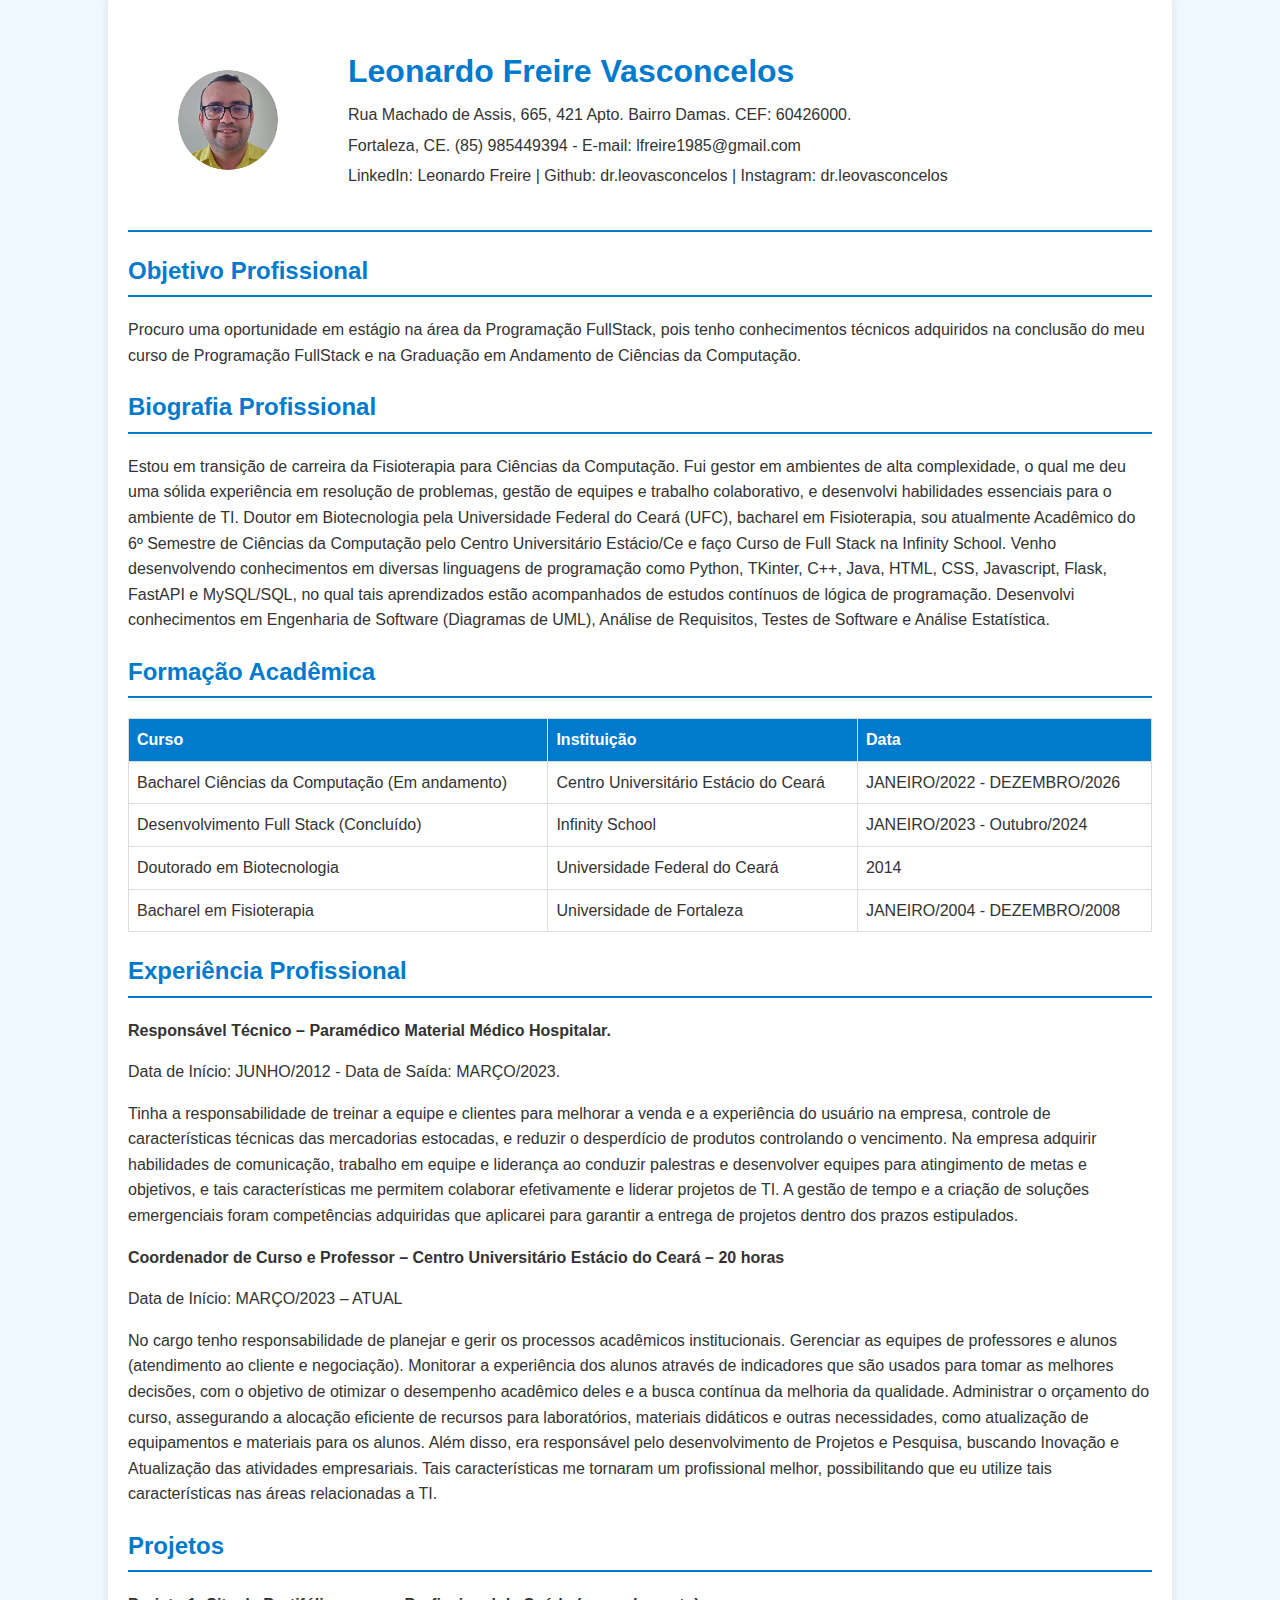
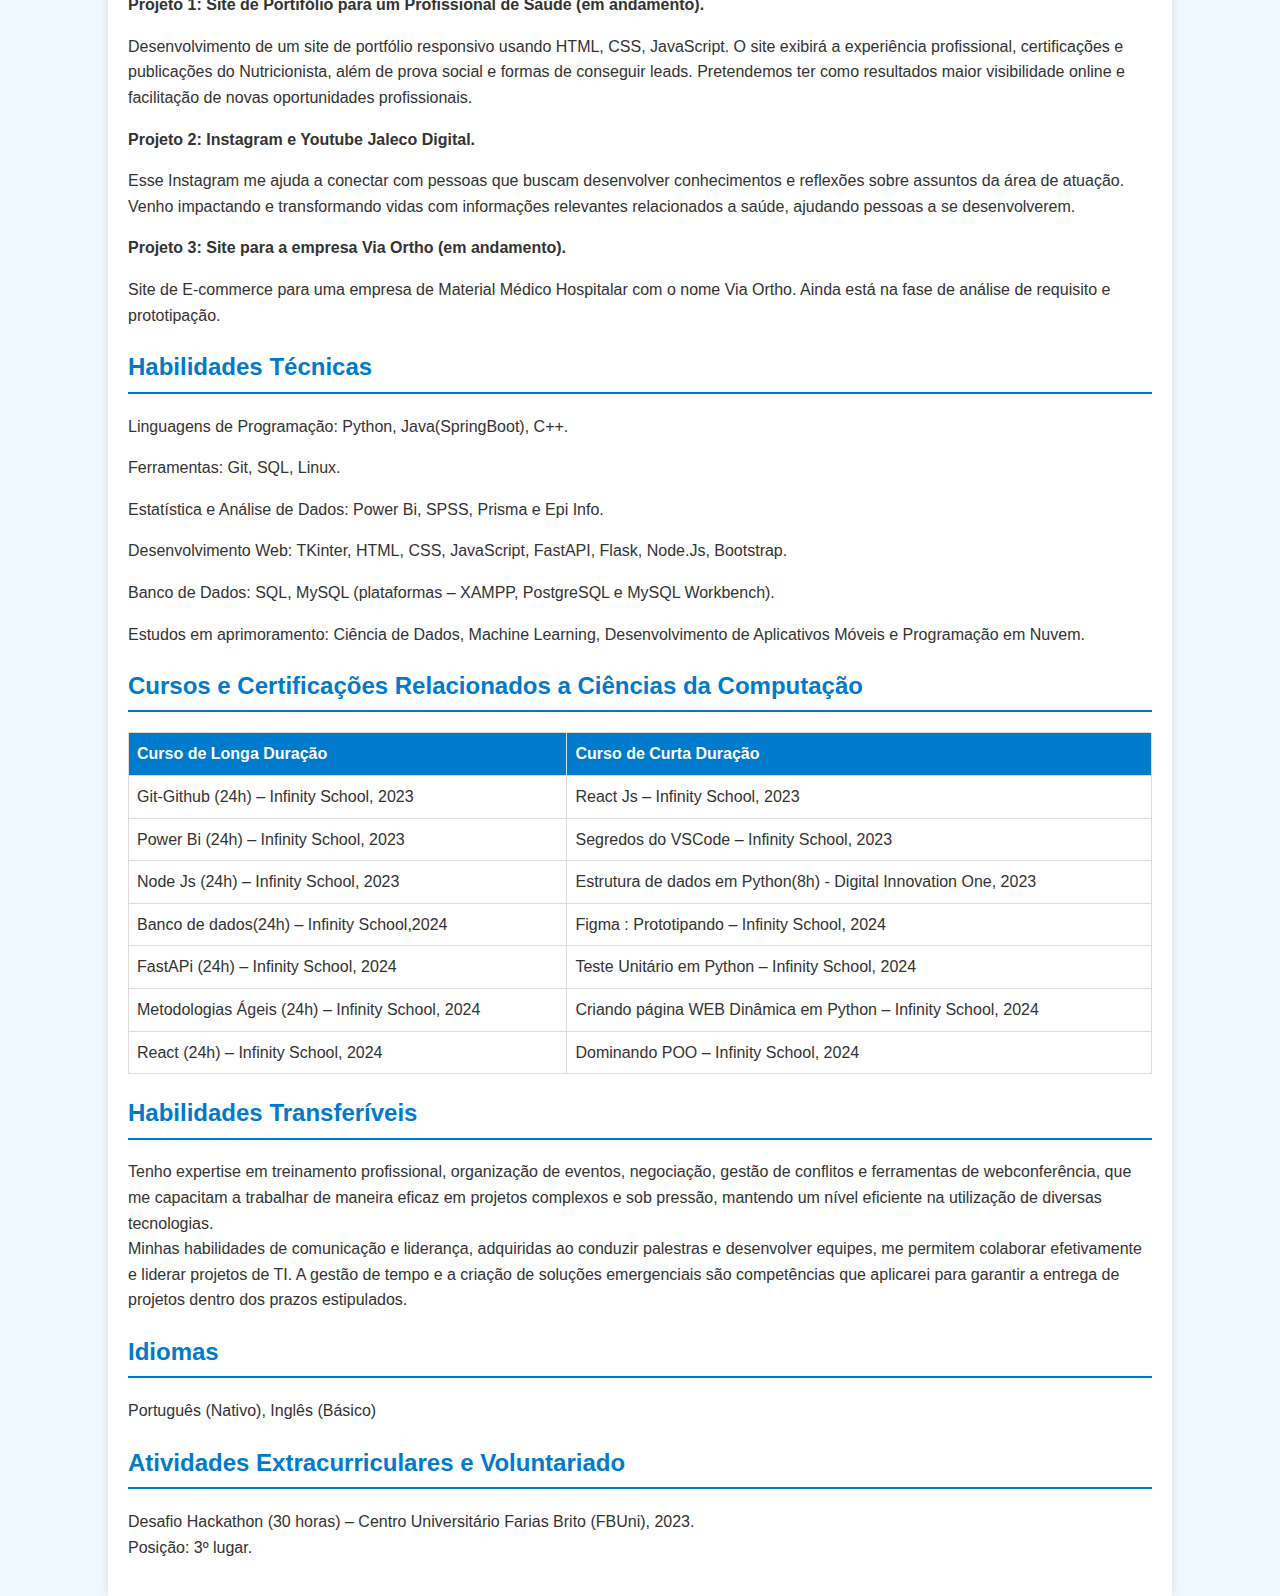
<file: CURRICULO/index.html>
<!DOCTYPE html>
<html lang="pt-BR">
  <head>
    <meta charset="UTF-8" />
    <meta name="viewport" content="width=device-width, initial-scale=1.0" />
    <title>Currículo de Leonardo Freire</title>
    <style>
      body {
        font-family: Arial, sans-serif;
        background-color: #f0f8ff;
        color: #333;
        margin: 0;
        padding: 0;
        line-height: 1.6; /* Aumenta o espaço entre as linhas */
      }

      .container {
        width: 80%;
        margin: 0 auto;
        padding: 20px;
        background-color: #fff;
        box-shadow: 0 0 10px rgba(0, 0, 0, 0.1);
      }
      .header {
        display: flex;
        align-items: center;
        border-bottom: 2px solid #007acc;
        padding-bottom: 10px;
      }
      .header img {
        border-radius: 50%;
        width: 100px;
        height: 100px;
        margin-right: 20px;
        padding: 50px;
      }
      .header h1 {
        margin: 0;
        color: #007acc;
      }
      .header p {
        margin: 5px 0;
      }
      .section {
        margin-top: 20px;
      }
      .section h2 {
        color: #007acc;
        border-bottom: 2px solid #007acc;
        padding-bottom: 5px;
      }
      .section table {
        width: 100%;
        border-collapse: collapse;
      }
      .section table,
      .section th,
      .section td {
        border: 1px solid #ddd;
      }
      .section th,
      .section td {
        padding: 8px;
        text-align: left;
      }
      .section th {
        background-color: #007acc;
        color: white;
      }
    </style>
  </head>
  <body>
    <div class="container">
      <div class="header">
        <img src="leo-dia-circ.png" alt="Foto de Leonardo Freire Vasconcelos" />
        <div>
          <h1>Leonardo Freire Vasconcelos</h1>
          <p>Rua Machado de Assis, 665, 421 Apto. Bairro Damas. CEF: 60426000.</p>
          <p>Fortaleza, CE. (85) 985449394 - E-mail: lfreire1985@gmail.com</p>
          <p>LinkedIn: Leonardo Freire | Github: dr.leovasconcelos | Instagram: dr.leovasconcelos</p>
        </div>
      </div>
      <div class="section">
        <h2>Objetivo Profissional</h2>
        <p>
          Procuro uma oportunidade em estágio na área da Programação FullStack, pois tenho conhecimentos técnicos adquiridos na conclusão do meu curso de Programação FullStack e na Graduação em Andamento de Ciências da Computação. 
        </p>
      </div>
      <div class="section">
        <h2>Biografia Profissional</h2>
        <p>
          Estou em transição de carreira da Fisioterapia para Ciências da Computação. Fui gestor em ambientes de alta complexidade, o qual me deu uma sólida experiência em resolução de problemas, gestão de equipes e trabalho colaborativo, e desenvolvi habilidades essenciais para o ambiente de TI. Doutor em Biotecnologia pela Universidade Federal do Ceará (UFC), bacharel em Fisioterapia, sou atualmente Acadêmico do 6º Semestre de Ciências da Computação pelo Centro Universitário Estácio/Ce e faço Curso de Full Stack na Infinity School. Venho desenvolvendo conhecimentos em diversas linguagens de programação como Python, TKinter, C++, Java, HTML, CSS, Javascript, Flask, FastAPI e MySQL/SQL, no qual tais aprendizados estão acompanhados de estudos contínuos de lógica de programação. Desenvolvi conhecimentos em Engenharia de Software (Diagramas de UML), Análise de Requisitos, Testes de Software e Análise Estatística.
        </p>
      </div>
      <div class="section">
        <h2>Formação Acadêmica</h2>
        <table>
          <tr>
            <th>Curso</th>
            <th>Instituição</th>
            <th>Data</th>
          </tr>
          <tr>
            <td>Bacharel Ciências da Computação (Em andamento)</td>
            <td>Centro Universitário Estácio do Ceará</td>
            <td>JANEIRO/2022 - DEZEMBRO/2026</td>
          </tr>
          <tr>
            <td>Desenvolvimento Full Stack (Concluído) </td>
            <td>Infinity School</td>
            <td>JANEIRO/2023 - Outubro/2024</td>
          </tr>
          <tr>
            <td>Doutorado em Biotecnologia</td>
            <td>Universidade Federal do Ceará</td>
            <td>2014</td>
          </tr>
          <tr>
            <td>Bacharel em Fisioterapia</td>
            <td>Universidade de Fortaleza</td>
            <td>JANEIRO/2004 - DEZEMBRO/2008</td>
          </tr>
        </table>
      </div>
      <div class="section">
        <h2>Experiência Profissional</h2>
        <p style="font-weight: bold;">Responsável Técnico – Paramédico Material Médico Hospitalar.</p>
        <p>Data de Início: JUNHO/2012 - Data de Saída: MARÇO/2023.</p>
        <p>
            Tinha a responsabilidade de treinar a equipe e clientes para melhorar a venda e a experiência do usuário na empresa, controle de características técnicas das mercadorias estocadas, e reduzir o desperdício de produtos controlando o vencimento. Na empresa adquirir habilidades de comunicação, trabalho em equipe e liderança ao conduzir palestras e desenvolver equipes para atingimento de metas e objetivos, e tais características me permitem colaborar efetivamente e liderar projetos de TI. A gestão de tempo e a criação de soluções emergenciais foram competências adquiridas que aplicarei para garantir a entrega de projetos dentro dos prazos estipulados.
        </p>
        <p style="font-weight: bold;">Coordenador de Curso e Professor – Centro Universitário Estácio do Ceará – 20 horas</p>
        <p>Data de Início: MARÇO/2023 – ATUAL</p>
        <p>
            No cargo tenho responsabilidade de planejar e gerir os processos acadêmicos institucionais. Gerenciar as equipes de professores e alunos (atendimento ao cliente e negociação). Monitorar a experiência dos alunos através de indicadores que são usados para tomar as melhores decisões, com o objetivo de otimizar o desempenho acadêmico deles e a busca contínua da melhoria da qualidade. Administrar o orçamento do curso, assegurando a alocação eficiente de recursos para laboratórios, materiais didáticos e outras necessidades, como atualização de equipamentos e materiais para os alunos. Além disso, era responsável pelo desenvolvimento de Projetos e Pesquisa, buscando Inovação e Atualização das atividades empresariais. Tais características me tornaram um profissional melhor, possibilitando que eu utilize tais características nas áreas relacionadas a TI.
        </p>
      </div>
      <div class="section">
        <h2>Projetos</h2>
        <p style="font-weight: bold;">Projeto 1: Site de Portifólio para um Profissional de Saúde (em andamento).</p>
        <p>Desenvolvimento de um site de portfólio responsivo usando HTML, CSS, JavaScript. O site exibirá a experiência profissional, certificações e publicações do Nutricionista, além de prova social e formas de conseguir leads. Pretendemos ter como resultados maior visibilidade online e facilitação de novas oportunidades profissionais.</p>
        
        <p style="font-weight: bold;">Projeto 2: Instagram e Youtube Jaleco Digital.</p>
        <p>Esse Instagram me ajuda a conectar com pessoas que buscam desenvolver conhecimentos e reflexões sobre assuntos da área de atuação. Venho impactando e transformando vidas com informações relevantes relacionados a saúde, ajudando pessoas a se desenvolverem.</p>
        
        <p style="font-weight: bold;">Projeto 3: Site para a empresa Via Ortho (em andamento).</p>
        <p>Site de E-commerce para uma empresa de Material Médico Hospitalar com o nome Via Ortho. Ainda está na fase de análise de requisito e prototipação.</p>

      </div>
      <div class="section">
        <h2>Habilidades Técnicas</h2>
        <p>Linguagens de Programação: Python, Java(SpringBoot), C++.</p>
        <p>Ferramentas: Git, SQL, Linux.</p>
        <p>Estatística e Análise de Dados: Power Bi, SPSS, Prisma e Epi Info.        </p>
        <p>Desenvolvimento Web: TKinter, HTML, CSS, JavaScript, FastAPI, Flask, Node.Js, Bootstrap.</p>
        <p>Banco de Dados: SQL, MySQL (plataformas – XAMPP, PostgreSQL e MySQL Workbench).        </p>
        <p>Estudos em aprimoramento: Ciência de Dados, Machine Learning, Desenvolvimento de Aplicativos Móveis e Programação em Nuvem.</p>
      </div>
      <div class="section">
        <h2>Cursos e Certificações Relacionados a Ciências da Computação</h2>
        <table>
          <tr>
            <th>Curso de Longa Duração</th>
            <th>Curso de Curta Duração</th>
          </tr>
          <tr>
            <td>Git-Github (24h) – Infinity School, 2023</td>
            <td>React Js – Infinity School, 2023</td>
          </tr>
          <tr>
            <td>Power Bi (24h) – Infinity School, 2023</td>
            <td>Segredos do VSCode – Infinity School, 2023</td>
          </tr>
          <tr>
            <td>Node Js (24h) – Infinity School, 2023</td>
            <td>Estrutura de dados em Python(8h) - Digital Innovation One, 2023</td>
          </tr>
          <tr>
            <td>Banco de dados(24h) – Infinity School,2024</td>
            <td>Figma : Prototipando – Infinity School, 2024</td>
          </tr>
          <tr>
            <td>FastAPi (24h) – Infinity School, 2024</td>
            <td>Teste Unitário em Python – Infinity School, 2024</td>
          </tr>
          <tr>
            <td>Metodologias Ágeis (24h) – Infinity School, 2024</td>
            <td>Criando página WEB Dinâmica em Python – Infinity School, 2024</td>
          </tr>
          <tr>
            <td>React (24h) – Infinity School, 2024</td>
            <td>Dominando POO – Infinity School, 2024</td>
          </tr>
        </table>
      </div>
      <div class="section">
        <h2>Habilidades Transferíveis</h2>
        <p>
          Tenho expertise em treinamento profissional, organização de eventos, negociação, gestão de conflitos e ferramentas de webconferência, que me capacitam a trabalhar de maneira eficaz em projetos complexos e sob pressão, mantendo um nível eficiente na utilização de diversas tecnologias.<br>
          Minhas habilidades de comunicação e liderança, adquiridas ao conduzir palestras e desenvolver equipes, me permitem colaborar efetivamente e liderar projetos de TI. A gestão de tempo e a criação de soluções emergenciais são competências que aplicarei para garantir a entrega de projetos dentro dos prazos estipulados.
        </p>
      </div>
      <div class="section">
        <h2>Idiomas</h2>
        <p>Português (Nativo), Inglês (Básico)</p>
      </div>
      <div class="section">
        <h2>Atividades Extracurriculares e Voluntariado</h2>
        <p>
          Desafio Hackathon (30 horas) – Centro Universitário Farias Brito (FBUni), 2023. <br> Posição: 3º lugar.
        </p>
      </div>
    </div>
  </body>
</html>
</file>
